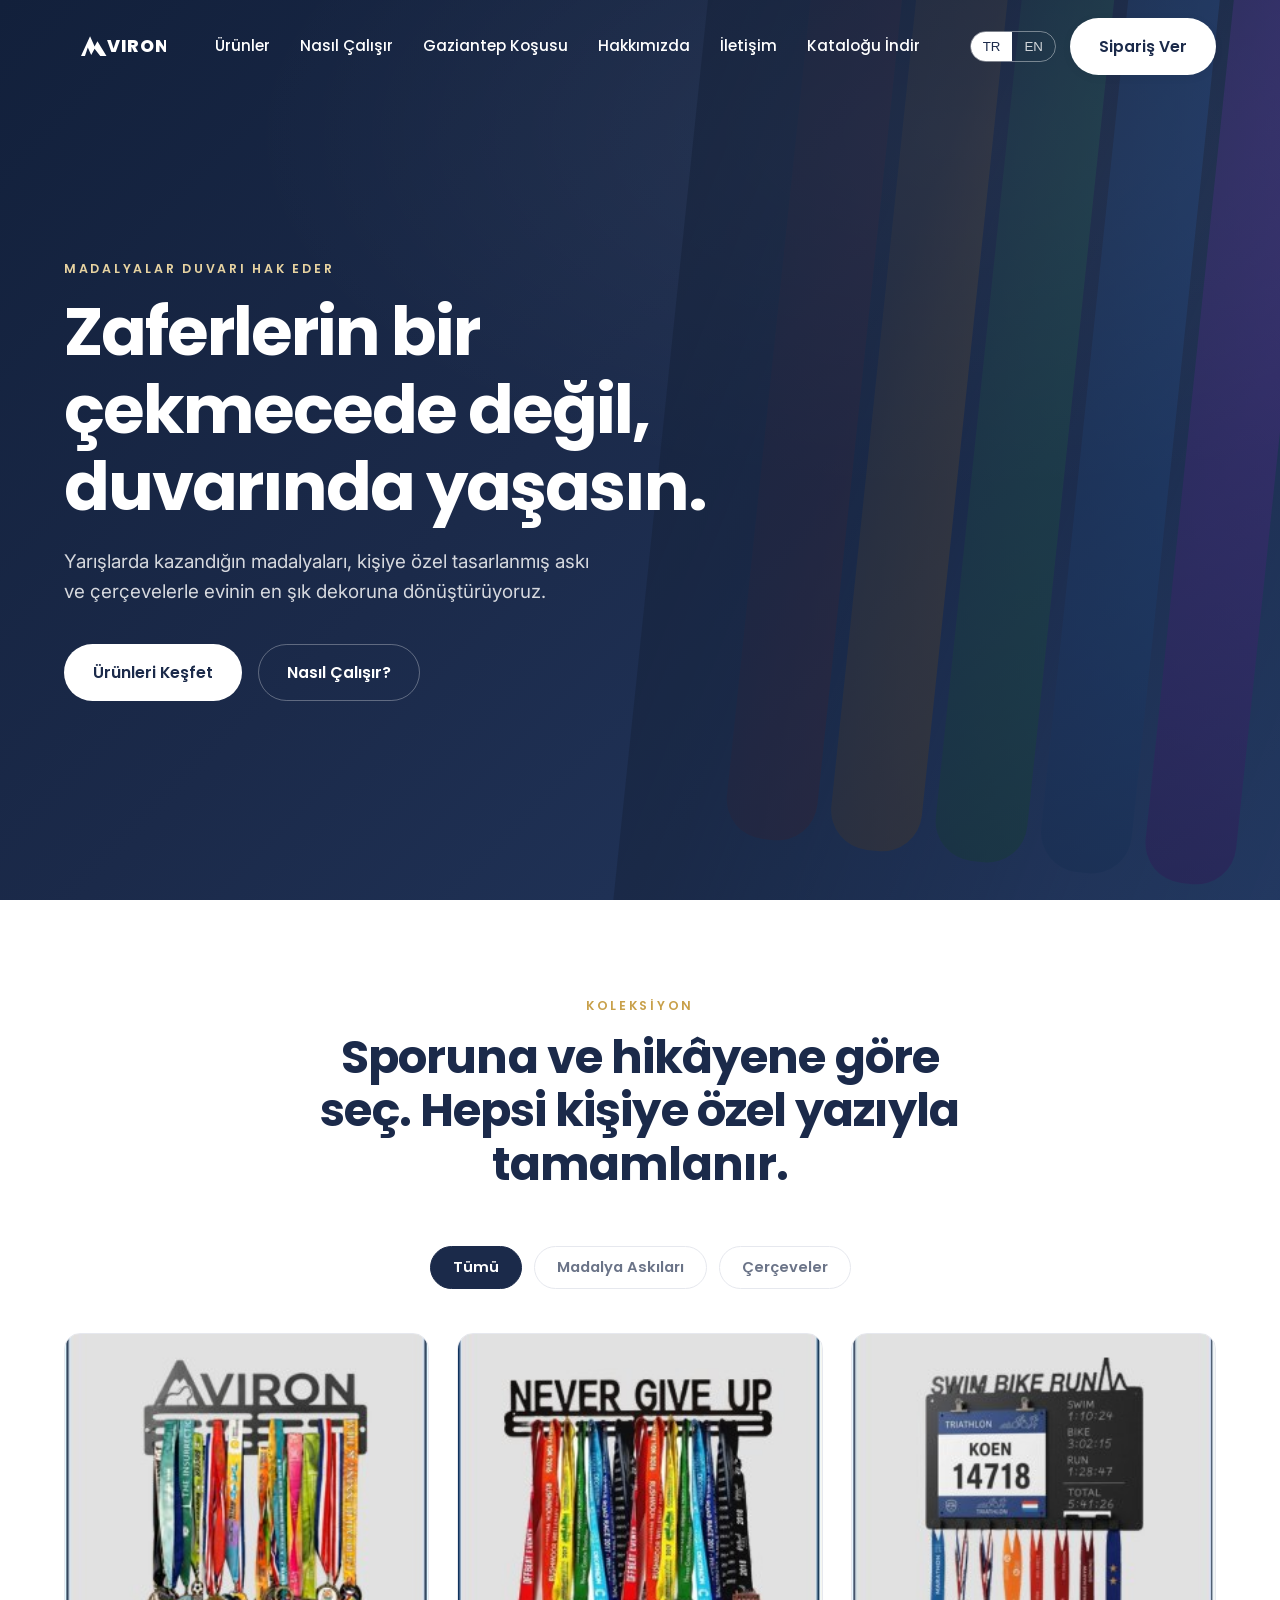
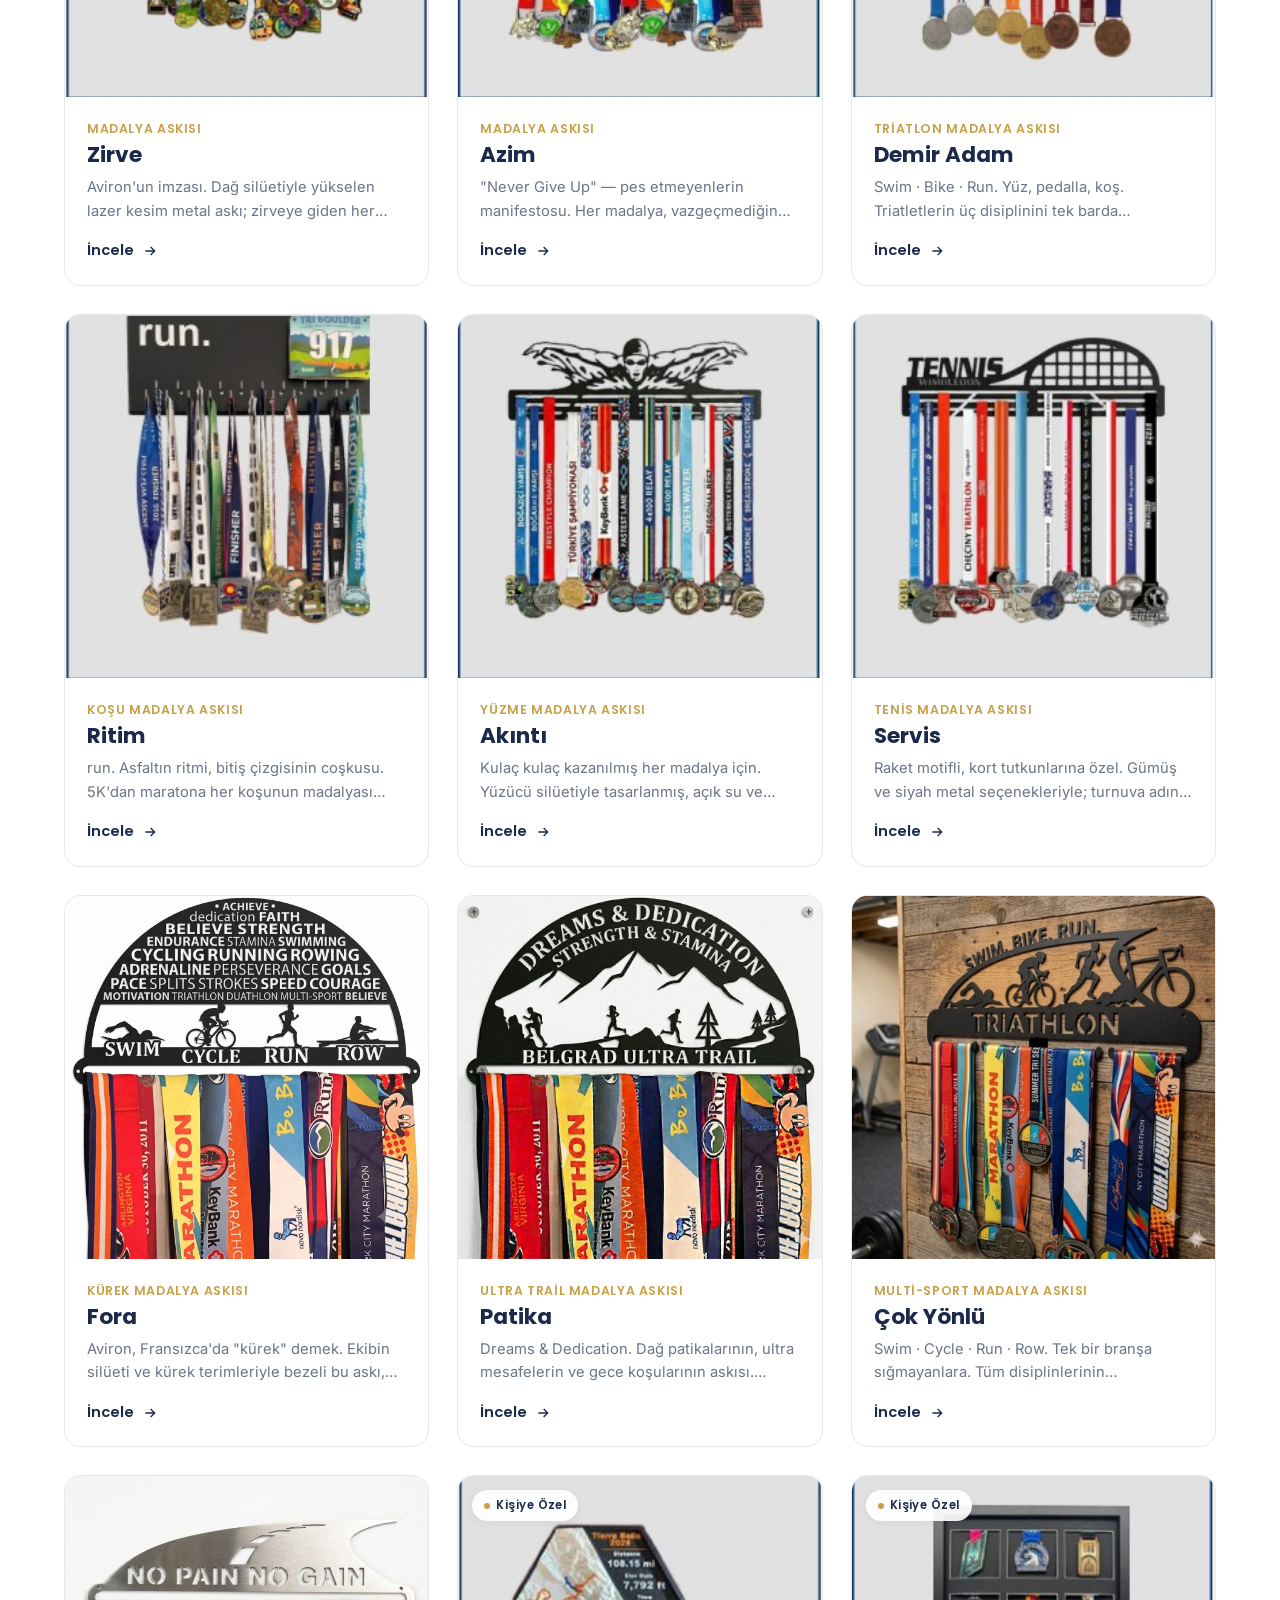
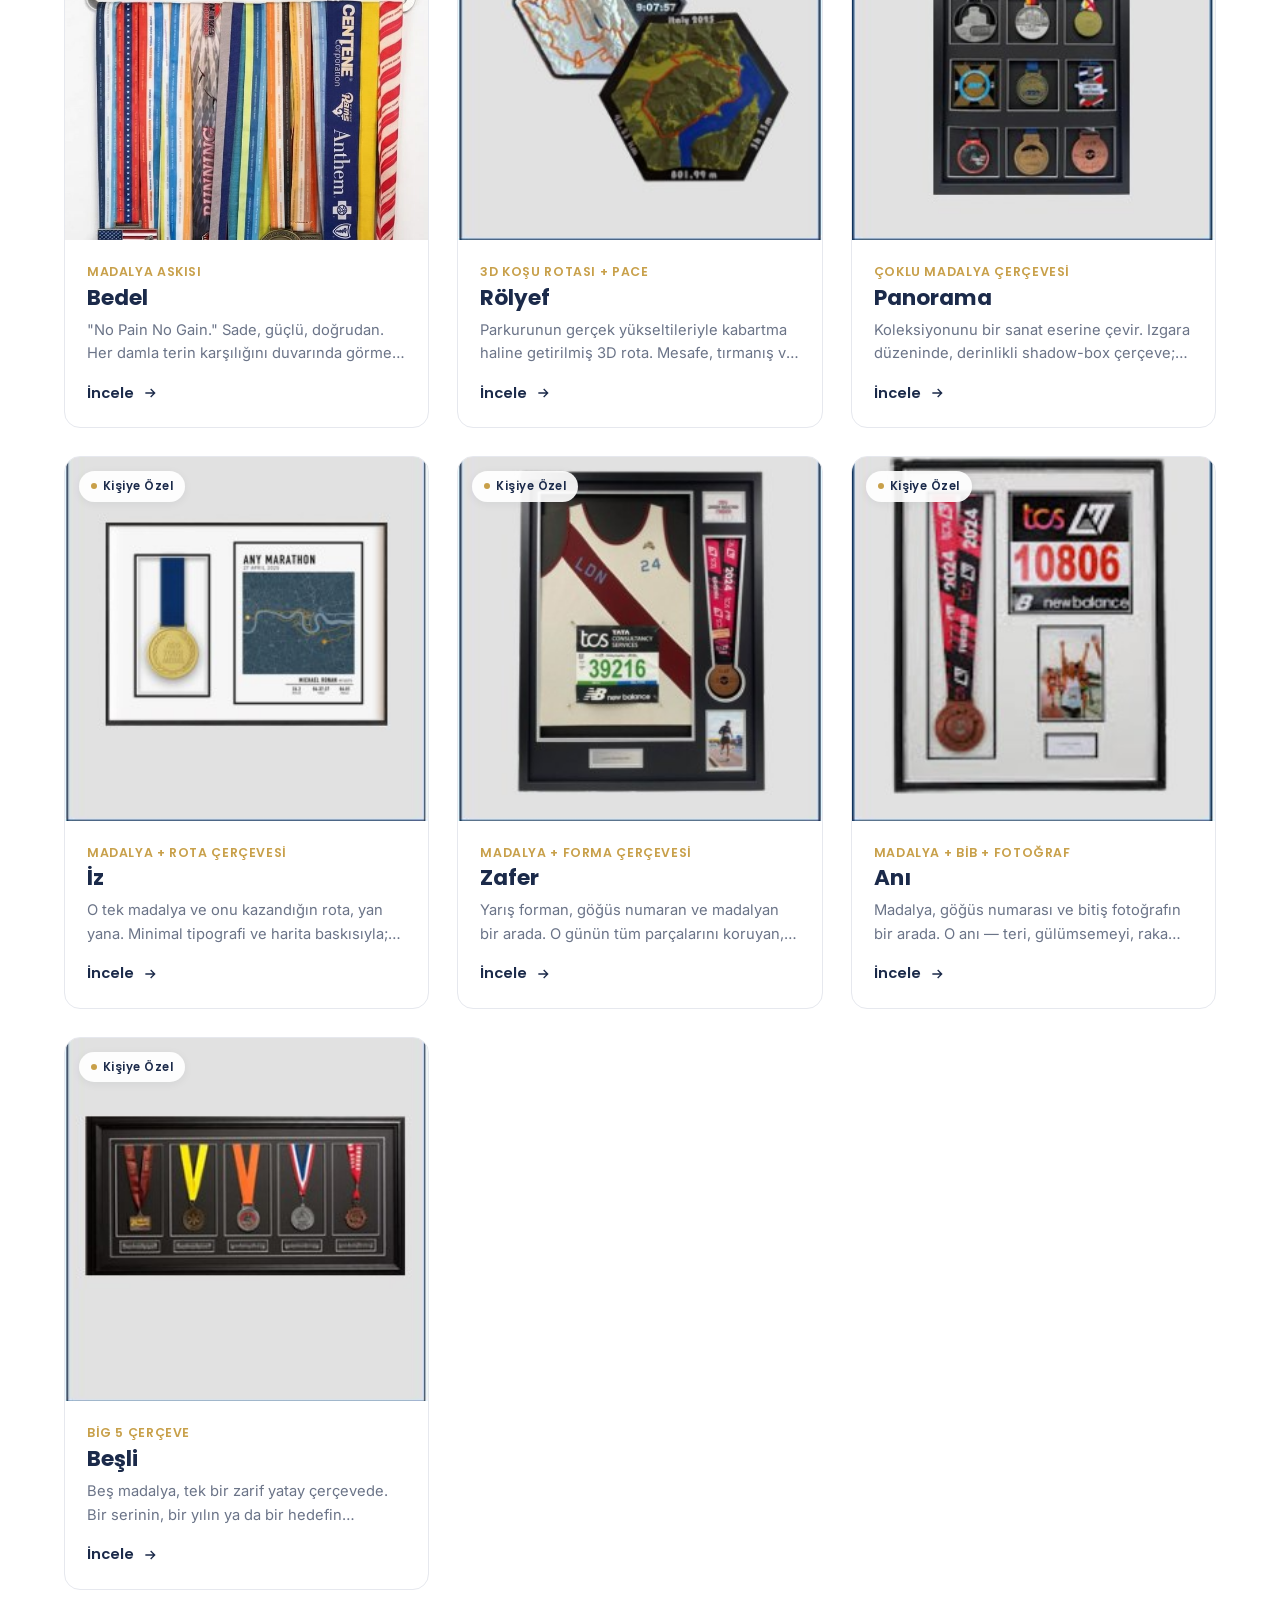
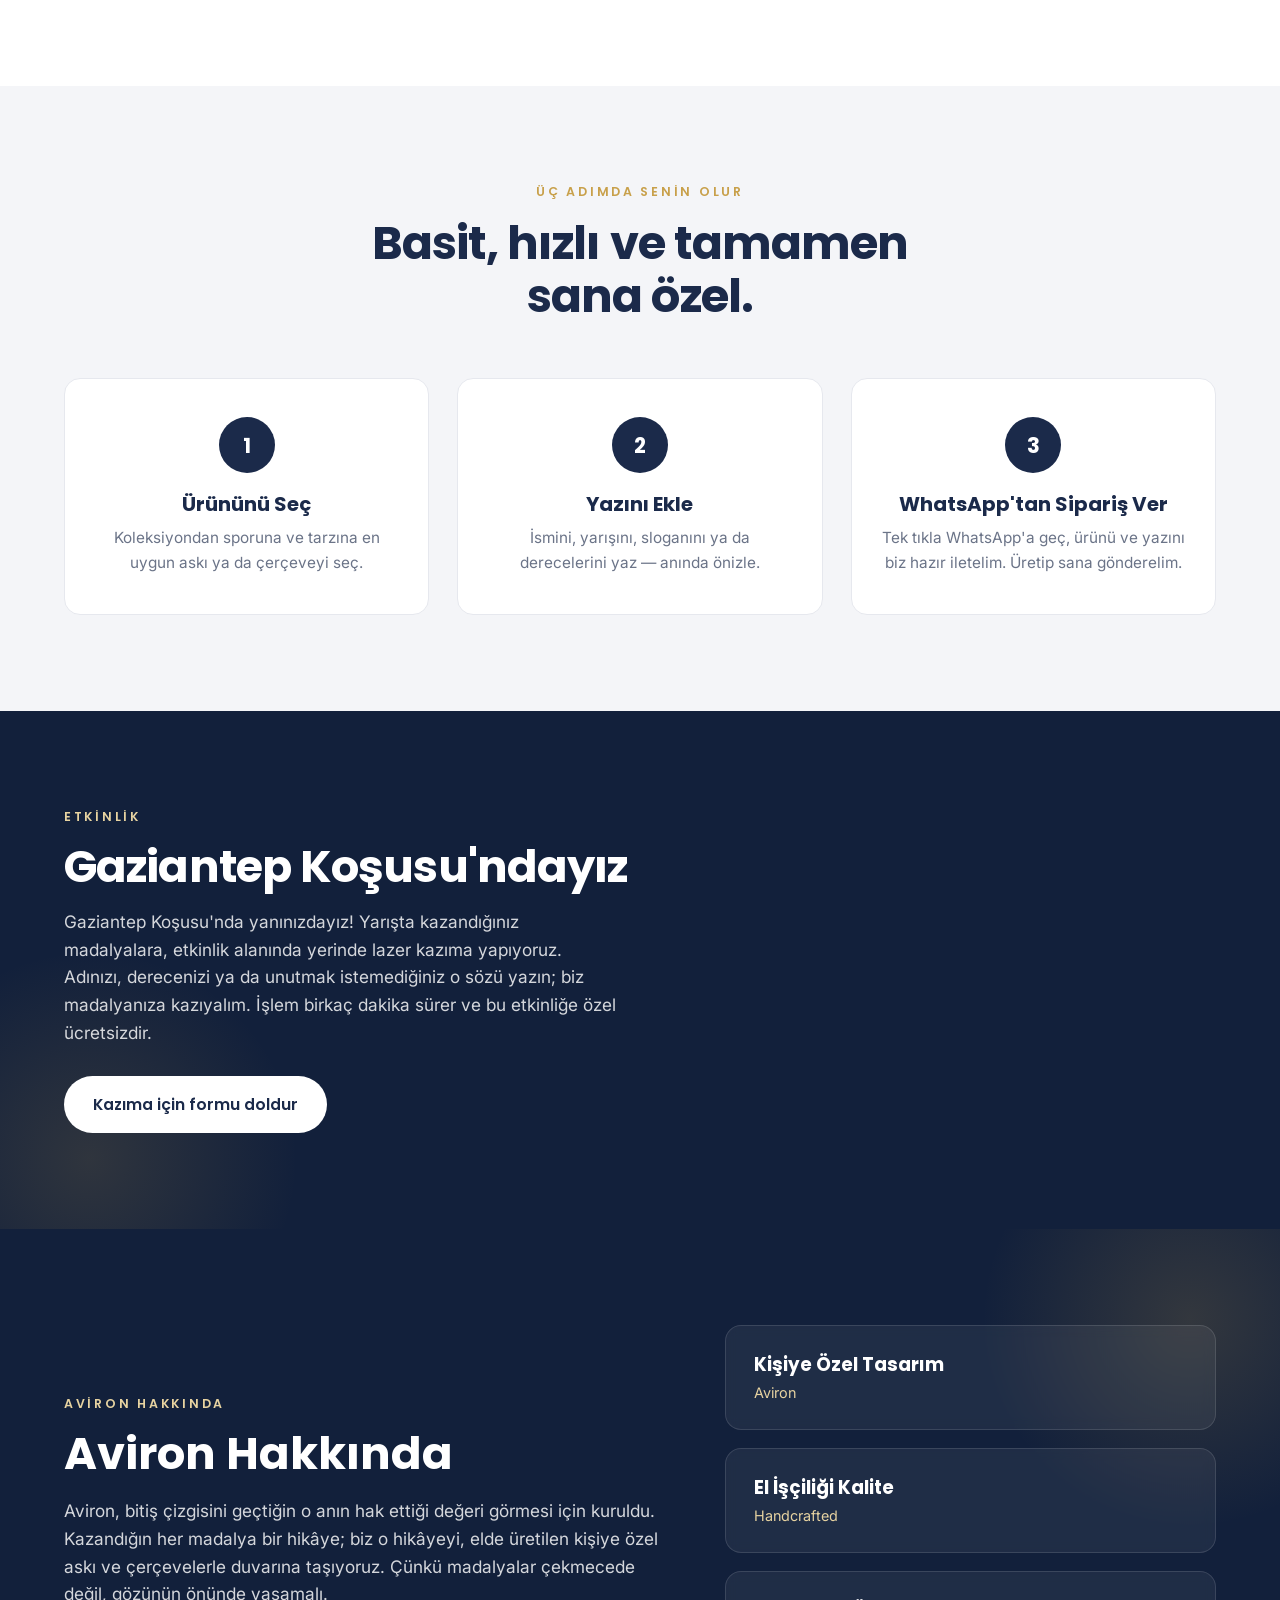
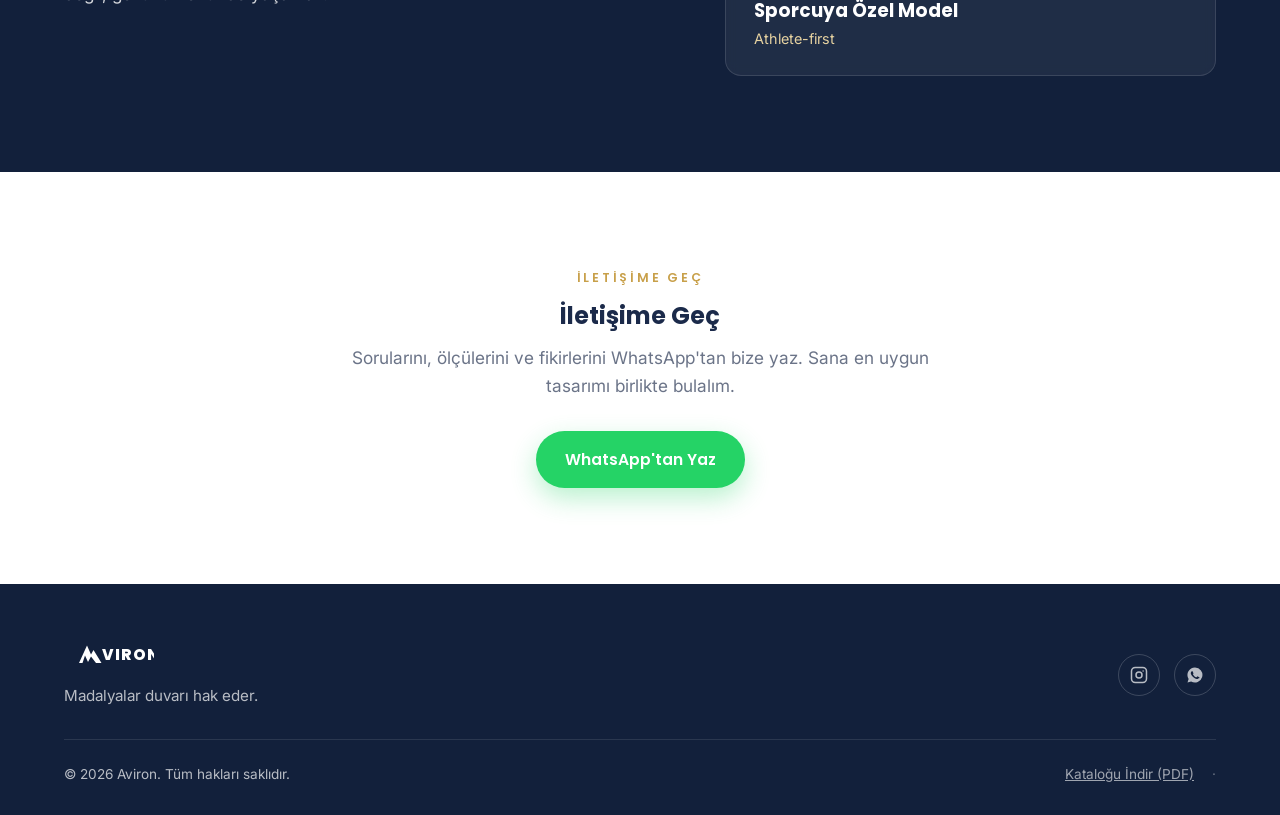
<file: index.html>
<!DOCTYPE html>
<html lang="tr">
<head>
  <meta charset="UTF-8">
  <meta name="viewport" content="width=device-width, initial-scale=1.0">
  <title>Aviron — Medals Deserve Walls</title>
  <meta name="description" content="Yarışlarda kazandığın madalyaları kişiye özel askı ve çerçevelerle evinin en şık dekoruna dönüştürüyoruz. Medals deserve walls.">
  <link rel="icon" type="image/svg+xml" href="assets/img/logo.svg">
  <link rel="preconnect" href="https://fonts.googleapis.com">
  <link rel="preconnect" href="https://fonts.gstatic.com" crossorigin>
  <link href="https://fonts.googleapis.com/css2?family=Inter:wght@400;500;600&family=Poppins:wght@500;600;700;800&display=swap" rel="stylesheet">
  <link rel="stylesheet" href="assets/css/style.css">
</head>
<body>

  <!-- ================= HEADER ================= -->
  <header class="site-header" id="header">
    <div class="container header-inner">
      <a href="#" class="logo" aria-label="Aviron">
        <svg viewBox="0 0 360 120" fill="currentColor" role="img" aria-label="Aviron">
          <path d="M60 92 L92 22 L108 58 L118 40 L150 92 L128 92 L108 66 L96 88 L84 62 L74 92 Z"/>
          <text x="150" y="78" font-family="Poppins,'Segoe UI',sans-serif" font-size="62" font-weight="800" letter-spacing="4">VIRON</text>
        </svg>
      </a>
      <nav class="nav" id="nav">
        <a href="#products" data-i18n="nav.products">Ürünler</a>
        <a href="#how" data-i18n="nav.how">Nasıl Çalışır</a>
        <a href="#gaziantep" data-i18n="nav.event">Gaziantep Koşusu</a>
        <a href="#about" data-i18n="nav.about">Hakkımızda</a>
        <a href="#contact" data-i18n="nav.contact">İletişim</a>
        <a href="#" id="navCatalog" data-i18n="nav.catalog">Kataloğu İndir</a>
      </nav>
      <div class="header-actions">
        <div class="lang-toggle" id="langToggle">
          <button data-lang="tr">TR</button>
          <button data-lang="en">EN</button>
        </div>
        <a href="#products" class="btn btn-primary nav-order-desktop" data-i18n="nav.order">Sipariş Ver</a>
        <button class="menu-toggle" id="menuToggle" aria-label="Menu">
          <span></span><span></span><span></span>
        </button>
      </div>
    </div>
  </header>

  <!-- ================= HERO ================= -->
  <section class="hero">
    <div class="hero-bg"></div>
    <div class="hero-ribbons"><span></span><span></span><span></span><span></span><span></span></div>
    <div class="container">
      <div class="hero-content">
        <span class="eyebrow" data-i18n="hero.tagline">MADALYALAR DUVARI HAK EDER</span>
        <h1 data-i18n="hero.title">Zaferlerin bir çekmecede değil, duvarında yaşasın.</h1>
        <p data-i18n="hero.subtitle">Yarışlarda kazandığın madalyaları, kişiye özel tasarlanmış askı ve çerçevelerle evinin en şık dekoruna dönüştürüyoruz.</p>
        <div class="hero-actions">
          <a href="#products" class="btn btn-light" data-i18n="hero.cta">Ürünleri Keşfet</a>
          <a href="#how" class="btn btn-ghost" style="color:#fff;border-color:rgba(255,255,255,.3)" data-i18n="hero.cta2">Nasıl Çalışır?</a>
        </div>
      </div>
    </div>
  </section>

  <!-- ================= PRODUCTS ================= -->
  <section class="section" id="products">
    <div class="container">
      <div class="section-head reveal">
        <span class="eyebrow" data-i18n="products.title">Koleksiyon</span>
        <h2 data-i18n="products.subtitle">Sporuna ve hikâyene göre seç.</h2>
      </div>
      <div class="filters reveal" id="filters">
        <button class="filter-btn active" data-filter="all" data-i18n="filter.all">Tümü</button>
        <button class="filter-btn" data-filter="aski" data-i18n="filter.aski">Madalya Askıları</button>
        <button class="filter-btn" data-filter="cerceve" data-i18n="filter.cerceve">Çerçeveler</button>
      </div>
      <div class="grid" id="productGrid"><!-- JS renders here --></div>
    </div>
  </section>

  <!-- ================= HOW IT WORKS ================= -->
  <section class="section how" id="how">
    <div class="container">
      <div class="section-head reveal">
        <span class="eyebrow" data-i18n="how.title">Üç Adımda Senin Olur</span>
        <h2 data-i18n="how.subtitle">Basit, hızlı ve tamamen sana özel.</h2>
      </div>
      <div class="steps">
        <div class="step reveal">
          <div class="step-num">1</div>
          <h3 data-i18n="how.step1.t">Ürününü Seç</h3>
          <p data-i18n="how.step1.d">Koleksiyondan sporuna en uygun askı ya da çerçeveyi seç.</p>
        </div>
        <div class="step reveal">
          <div class="step-num">2</div>
          <h3 data-i18n="how.step2.t">Yazını Ekle</h3>
          <p data-i18n="how.step2.d">İsmini, yarışını ya da sloganını yaz — anında önizle.</p>
        </div>
        <div class="step reveal">
          <div class="step-num">3</div>
          <h3 data-i18n="how.step3.t">WhatsApp'tan Sipariş Ver</h3>
          <p data-i18n="how.step3.d">Tek tıkla WhatsApp'a geç, ürünü ve yazını biz hazır iletelim.</p>
        </div>
      </div>
    </div>
  </section>

  <!-- ================= GAZİANTEP KOŞUSU ================= -->
  <section class="section event-band" id="gaziantep">
    <div class="container">
      <div class="event-inner reveal">
        <div class="event-text">
          <span class="eyebrow" data-i18n="event.eyebrow">ETKİNLİK</span>
          <h2 data-i18n="event.title">Gaziantep Koşusu'ndayız</h2>
          <p data-i18n="event.body">Gaziantep Koşusu'nda yanınızdayız! Yarışta kazandığınız madalyalara, etkinlik alanında yerinde lazer kazıma yapıyoruz.</p>
          <a href="etkinlik.html" class="btn btn-light" data-i18n="event.cta">Kazıma için formu doldur</a>
        </div>
      </div>
    </div>
  </section>

  <!-- ================= ABOUT ================= -->
  <section class="section about" id="about">
    <div class="container">
      <div class="about-inner">
        <div class="reveal">
          <span class="eyebrow" data-i18n="about.title">Aviron Hakkında</span>
          <h2 data-i18n="about.title">Aviron Hakkında</h2>
          <p data-i18n="about.body">Aviron, bitiş çizgisini geçtiğin o anın hak ettiği değeri görmesi için kuruldu.</p>
        </div>
        <div class="stats reveal">
          <div class="stat"><b data-i18n="about.stat1">Kişiye Özel Tasarım</b><span>Aviron</span></div>
          <div class="stat"><b data-i18n="about.stat2">El İşçiliği Kalite</b><span>Handcrafted</span></div>
          <div class="stat"><b data-i18n="about.stat3">Sporcuya Özel Model</b><span>Athlete-first</span></div>
        </div>
      </div>
    </div>
  </section>

  <!-- ================= CONTACT ================= -->
  <section class="section contact" id="contact">
    <div class="container reveal">
      <span class="eyebrow" data-i18n="contact.title">İletişime Geç</span>
      <h2 data-i18n="contact.title">İletişime Geç</h2>
      <p data-i18n="contact.subtitle">Sorularını ve fikirlerini WhatsApp'tan bize yaz.</p>
      <a href="#" class="btn btn-wa" id="contactWa" data-i18n="contact.whatsapp">WhatsApp'tan Yaz</a>
    </div>
  </section>

  <!-- ================= FOOTER ================= -->
  <footer class="site-footer">
    <div class="container">
      <div class="footer-inner">
        <div>
          <a href="#" class="logo" style="margin-bottom:14px">
            <svg viewBox="0 0 360 120" fill="currentColor" role="img" aria-label="Aviron">
              <path d="M60 92 L92 22 L108 58 L118 40 L150 92 L128 92 L108 66 L96 88 L84 62 L74 92 Z"/>
              <text x="150" y="78" font-family="Poppins,'Segoe UI',sans-serif" font-size="62" font-weight="800" letter-spacing="4">VIRON</text>
            </svg>
          </a>
          <p data-i18n="footer.tagline">Madalyalar duvarı hak eder.</p>
        </div>
        <div class="footer-social">
          <a href="#" id="footerIg" aria-label="Instagram">
            <svg viewBox="0 0 24 24" fill="none" stroke="currentColor" stroke-width="2"><rect x="2" y="2" width="20" height="20" rx="5"/><circle cx="12" cy="12" r="4"/><circle cx="17.5" cy="6.5" r="1" fill="currentColor" stroke="none"/></svg>
          </a>
          <a href="#" id="footerWa" aria-label="WhatsApp">
            <svg viewBox="0 0 24 24" fill="currentColor"><path d="M12 2a10 10 0 0 0-8.5 15.3L2 22l4.8-1.4A10 10 0 1 0 12 2Zm5.3 14.1c-.2.6-1.3 1.2-1.8 1.2-.5.1-1 .2-3.3-.7-2.8-1.1-4.6-4-4.7-4.2-.1-.2-1.1-1.5-1.1-2.8 0-1.3.7-2 .9-2.2.2-.3.5-.3.7-.3h.5c.2 0 .4 0 .6.5l.8 2c.1.2.1.3 0 .5l-.4.6c-.2.2-.3.4-.1.7.2.3.8 1.3 1.7 2.1 1.2 1 2.1 1.3 2.4 1.5.3.1.5.1.6-.1l.7-.9c.2-.3.4-.2.6-.1l1.9.9c.3.1.4.2.5.3 0 .2 0 .8-.2 1.5Z"/></svg>
          </a>
        </div>
      </div>
      <div class="footer-bottom">
        <span>© <span id="year"></span> Aviron. <span data-i18n="footer.rights">Tüm hakları saklıdır.</span></span>
        <span style="display:flex;gap:18px;align-items:center">
          <a href="#" id="footerCatalog" style="opacity:.85;text-decoration:underline" data-i18n="catalog.download">Kataloğu İndir (PDF)</a>
          <a href="admin.html" rel="nofollow">·</a>
        </span>
      </div>
    </div>
  </footer>

  <!-- ================= PRODUCT DETAIL OVERLAY ================= -->
  <div class="detail-overlay" id="detailOverlay">
    <div class="detail" id="detailBox"><!-- JS renders here --></div>
  </div>

  <script src="assets/js/config.js"></script>
  <script src="assets/js/products.js"></script>
  <script src="assets/js/app.js"></script>
</body>
</html>
</file>
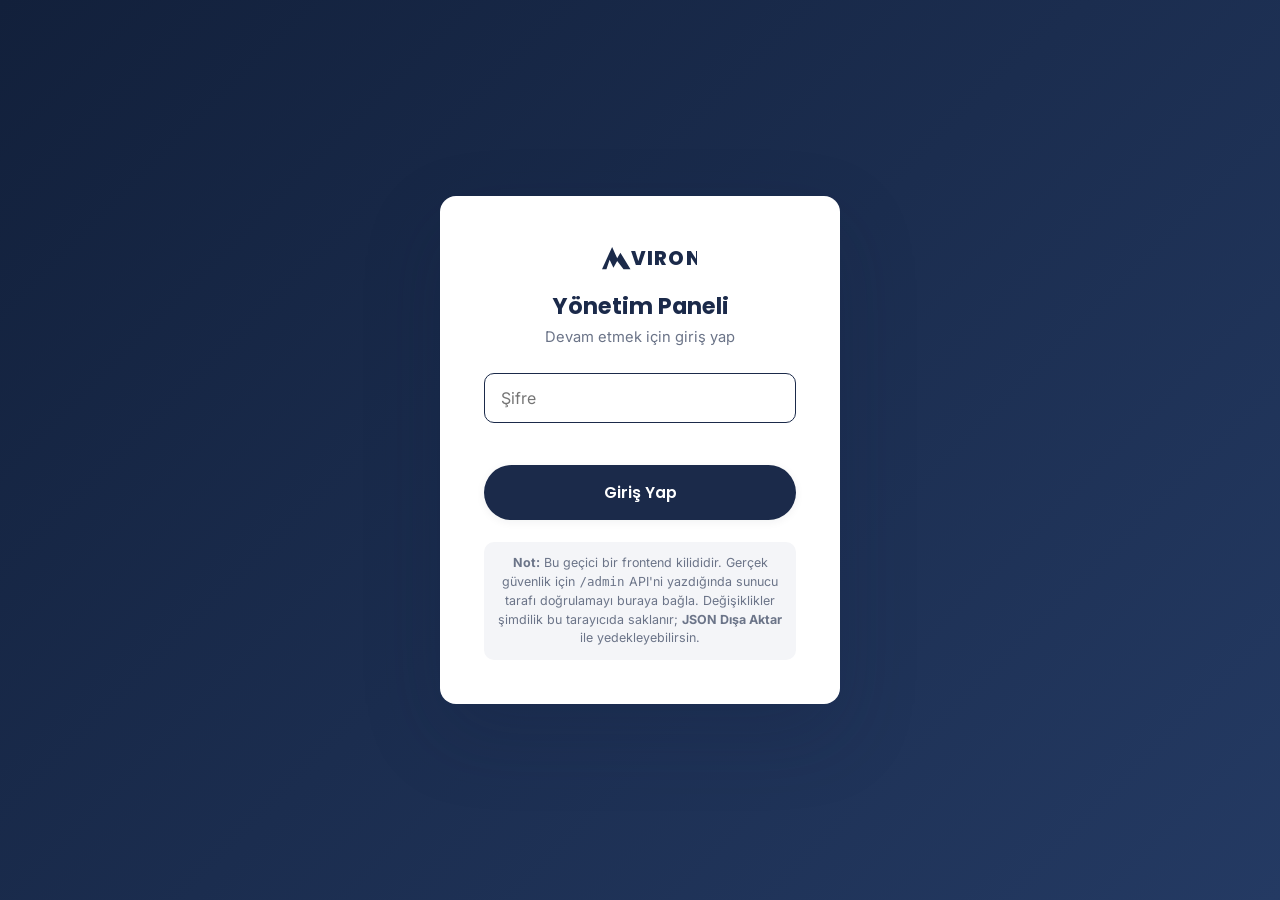
<file: admin.html>
<!DOCTYPE html>
<html lang="tr">
<head>
  <meta charset="UTF-8">
  <meta name="viewport" content="width=device-width, initial-scale=1.0">
  <meta name="robots" content="noindex, nofollow">
  <title>Aviron — Yönetim Paneli</title>
  <link rel="icon" type="image/svg+xml" href="assets/img/logo.svg">
  <link href="https://fonts.googleapis.com/css2?family=Inter:wght@400;500;600&family=Poppins:wght@500;600;700;800&display=swap" rel="stylesheet">
  <link rel="stylesheet" href="assets/css/style.css">
  <link rel="stylesheet" href="assets/css/admin.css">
</head>
<body class="admin">

  <!-- ============ LOGIN ============ -->
  <div class="login-wrap" id="loginWrap">
    <div class="login-card">
      <a class="logo"><svg viewBox="0 0 360 120" fill="currentColor" role="img" aria-label="Aviron"><path d="M60 92 L92 22 L108 58 L118 40 L150 92 L128 92 L108 66 L96 88 L84 62 L74 92 Z"/><text x="150" y="78" font-family="Poppins,'Segoe UI',sans-serif" font-size="62" font-weight="800" letter-spacing="4">VIRON</text></svg></a>
      <h1>Yönetim Paneli</h1>
      <p>Devam etmek için giriş yap</p>
      <form id="loginForm">
        <input type="password" id="loginPass" placeholder="Şifre" autocomplete="current-password" autofocus>
        <div class="login-error" id="loginError"></div>
        <button type="submit" class="btn btn-primary btn-block">Giriş Yap</button>
      </form>
      <div class="login-note">
        <b>Not:</b> Bu geçici bir frontend kilididir. Gerçek güvenlik için
        <code>/admin</code> API'ni yazdığında sunucu tarafı doğrulamayı buraya bağla.
        Değişiklikler şimdilik bu tarayıcıda saklanır; <b>JSON Dışa Aktar</b> ile yedekleyebilirsin.
      </div>
    </div>
  </div>

  <!-- ============ PANEL ============ -->
  <div id="panel" style="display:none">
    <div class="admin-topbar">
      <div class="container">
        <a class="logo"><svg viewBox="0 0 360 120" fill="currentColor" role="img" aria-label="Aviron"><path d="M60 92 L92 22 L108 58 L118 40 L150 92 L128 92 L108 66 L96 88 L84 62 L74 92 Z"/><text x="150" y="78" font-family="Poppins,'Segoe UI',sans-serif" font-size="62" font-weight="800" letter-spacing="4">VIRON</text></svg></a>
        <span class="tag">Yönetim Paneli</span>
        <div class="right">
          <button class="btn btn-sm btn-outline" id="catalogBtn">Katalog Yükle</button>
          <button class="btn btn-sm btn-outline" id="exportBtn">JSON Dışa Aktar</button>
          <button class="btn btn-sm btn-outline" id="importBtn">İçe Aktar</button>
          <button class="btn btn-sm btn-outline" id="resetBtn">Varsayılana Dön</button>
          <a href="index.html" target="_blank" class="btn btn-sm btn-outline">Siteyi Gör ↗</a>
          <button class="btn btn-sm btn-danger" id="logoutBtn">Çıkış</button>
        </div>
      </div>
    </div>

    <input type="file" id="importFile" accept="application/json" style="display:none">
    <input type="file" id="catalogFile" accept="application/pdf" style="display:none">

    <main class="admin-main">
      <div class="container">
        <div class="admin-head">
          <div>
            <h1>Ürünler</h1>
            <p id="countLine">—</p>
          </div>
          <div class="admin-actions">
            <button class="btn btn-primary btn-sm" id="newBtn">+ Yeni Ürün</button>
          </div>
        </div>
        <div class="admin-grid" id="adminGrid"></div>
      </div>
    </main>
  </div>

  <!-- ============ EDITOR ============ -->
  <div class="editor-overlay" id="editorOverlay">
    <div class="editor">
      <div class="editor-head">
        <h2 id="editorTitle">Ürün Düzenle</h2>
        <button class="editor-close" id="editorClose">✕</button>
      </div>
      <div class="editor-body">
        <div class="field-row">
          <div class="field">
            <label>Ürün ID (benzersiz, URL dostu)</label>
            <input type="text" id="f_id" placeholder="orn: zirve">
            <div class="help">Sadece küçük harf, rakam ve tire. Kaydettikten sonra değiştirme.</div>
          </div>
          <div class="field">
            <label>Kategori</label>
            <select id="f_category">
              <option value="aski">Madalya Askısı</option>
              <option value="cerceve">Çerçeve</option>
            </select>
          </div>
        </div>

        <div class="field">
          <label>Fiyat (opsiyonel)</label>
          <input type="text" id="f_price" placeholder="örn: 450">
          <div class="help">Sadece sayı yazarsan otomatik <b>₺</b> eklenir. <b>Boş bırakılırsa sitede fiyat gösterilmez.</b></div>
        </div>

        <div class="field-row">
          <div class="field"><label>İsim (TR)</label><input type="text" id="f_name_tr"></div>
          <div class="field"><label>İsim (EN)</label><input type="text" id="f_name_en"></div>
        </div>
        <div class="field-row">
          <div class="field"><label>Alt başlık (TR)</label><input type="text" id="f_sub_tr" placeholder="örn: Madalya Askısı"></div>
          <div class="field"><label>Alt başlık (EN)</label><input type="text" id="f_sub_en" placeholder="e.g. Medal Hanger"></div>
        </div>
        <div class="field-row">
          <div class="field"><label>Açıklama (TR)</label><textarea id="f_desc_tr"></textarea></div>
          <div class="field"><label>Açıklama (EN)</label><textarea id="f_desc_en"></textarea></div>
        </div>

        <div class="field">
          <label>Görseller (dosya adları, virgülle ayır)</label>
          <input type="text" id="f_images" placeholder="tile_aviron.jpg, photo_triathlon_wall.jpg">
          <div class="help">Görseller <code>assets/img/products/</code> klasöründe olmalı. Yeni görsel eklemek için dosyayı o klasöre koy, adını buraya yaz.</div>
          <div class="img-preview" id="imgPreview"></div>
        </div>

        <div class="field">
          <div class="field-check">
            <input type="checkbox" id="f_customizable">
            <label for="f_customizable" style="margin:0">Müşteri bu ürüne yazı ekleyebilsin</label>
          </div>
          <div class="help">İşaretliyse müşteri, sipariş ederken ürüne yazdırmak istediği metni (isim, tarih, slogan...) girebilir. <b>İşaretli değilse yazı alanı sitede hiç görünmez</b> — üzerine yazı yazılamayan ürünlerde bunu kapalı bırak.</div>
        </div>
        <div class="field-row" id="customFields">
          <div class="field"><label>Yazı etiketi (TR)</label><input type="text" id="f_cp_tr" placeholder="örn: Üstüne yazılacak isim"></div>
          <div class="field"><label>Örnek metin (TR)</label><input type="text" id="f_ce_tr" placeholder="örn. AHMET YILMAZ"></div>
        </div>
      </div>
      <div class="editor-foot">
        <button class="btn btn-danger btn-sm" id="deleteBtn">Ürünü Sil</button>
        <div style="display:flex;gap:10px">
          <button class="btn btn-ghost btn-sm" id="cancelBtn">Vazgeç</button>
          <button class="btn btn-primary btn-sm" id="saveBtn">Kaydet</button>
        </div>
      </div>
    </div>
  </div>

  <div class="toast" id="toast"></div>

  <script src="assets/js/config.js"></script>
  <script src="assets/js/products.js"></script>
  <script src="assets/js/admin.js"></script>
</body>
</html>
</file>
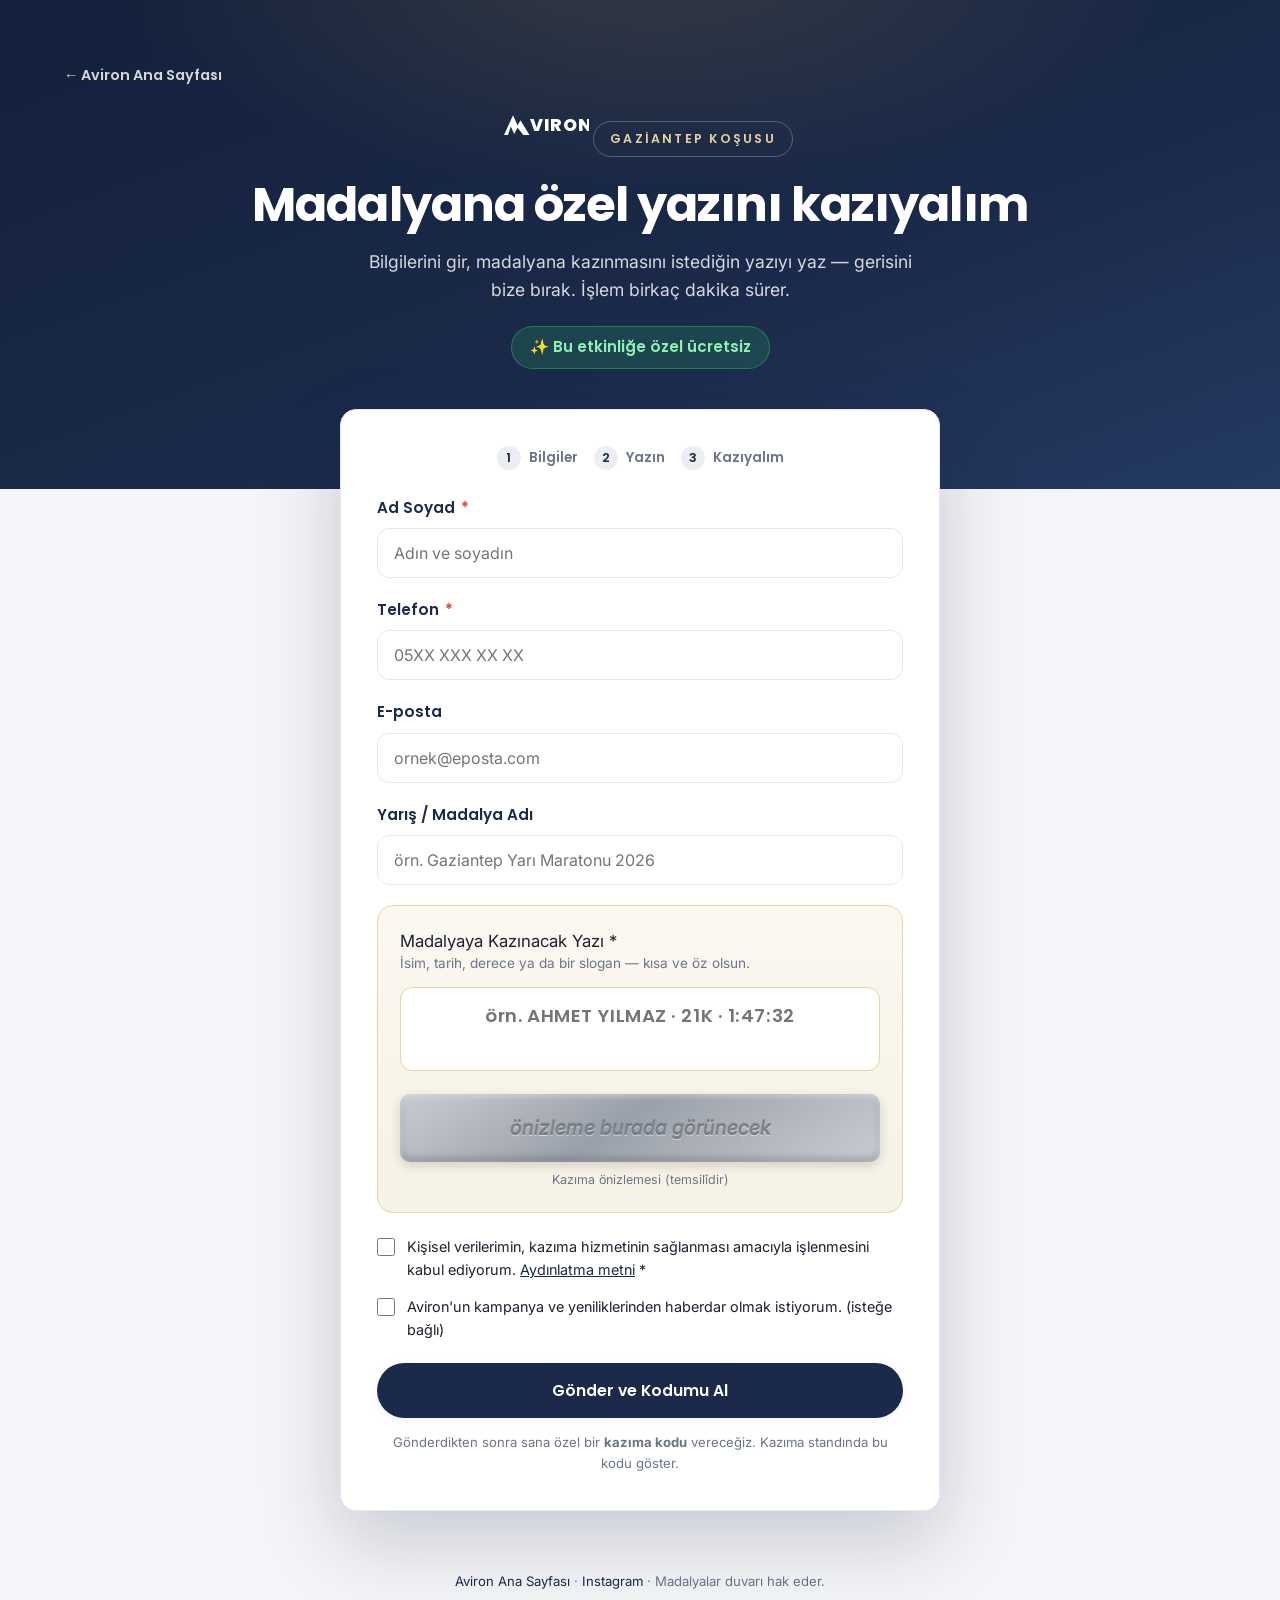
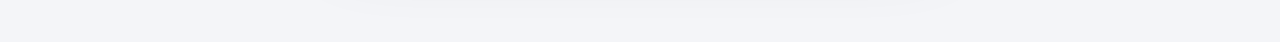
<file: etkinlik.html>
<!DOCTYPE html>
<html lang="tr">
<head>
  <meta charset="UTF-8">
  <meta name="viewport" content="width=device-width, initial-scale=1.0">
  <title>Aviron — Ücretsiz Madalya Kazıma</title>
  <meta name="description" content="Yarış madalyana ücretsiz lazer kazıma. Bilgilerini gir, kazınmasını istediğin yazıyı yaz, gerisini bize bırak.">
  <meta name="robots" content="noindex">
  <link rel="icon" type="image/svg+xml" href="assets/img/logo.svg">
  <link href="https://fonts.googleapis.com/css2?family=Inter:wght@400;500;600&family=Poppins:wght@500;600;700;800&display=swap" rel="stylesheet">
  <link rel="stylesheet" href="assets/css/style.css">
  <link rel="stylesheet" href="assets/css/event.css">
</head>
<body class="event-page">

  <!-- ===== HERO ===== -->
  <header class="ev-hero">
    <div class="container">
      <a class="ev-home" href="index.html">← Aviron Ana Sayfası</a>
      <a class="ev-logo" href="index.html" title="Aviron ana sayfası">
        <svg viewBox="0 0 360 120" fill="currentColor" role="img" aria-label="Aviron ana sayfası">
          <path d="M60 92 L92 22 L108 58 L118 40 L150 92 L128 92 L108 66 L96 88 L84 62 L74 92 Z"/>
          <text x="150" y="78" font-family="Poppins,'Segoe UI',sans-serif" font-size="62" font-weight="800" letter-spacing="4">VIRON</text>
        </svg>
      </a>
      <div class="ev-badge" id="evBadge">GAZİANTEP KOŞUSU</div>
      <h1>Madalyana özel yazını kazıyalım</h1>
      <p>Bilgilerini gir, madalyana kazınmasını istediğin yazıyı yaz — gerisini bize bırak. İşlem birkaç dakika sürer.</p>
      <div class="free-tag">✨ Bu etkinliğe özel ücretsiz</div>
    </div>
  </header>

  <!-- ===== FORM CARD ===== -->
  <main class="ev-wrap">
    <div class="ev-card">

      <!-- FORM STATE -->
      <form id="evForm" novalidate>
        <div class="ev-steps">
          <span class="ev-step"><span class="n">1</span> Bilgiler</span>
          <span class="sep"></span>
          <span class="ev-step"><span class="n">2</span> Yazın</span>
          <span class="sep"></span>
          <span class="ev-step"><span class="n">3</span> Kazıyalım</span>
        </div>

        <div class="ev-field" data-field="name">
          <label>Ad Soyad <span class="req">*</span></label>
          <input type="text" id="evName" name="name" autocomplete="name" placeholder="Adın ve soyadın">
          <div class="ev-error">Lütfen ad ve soyadını gir.</div>
        </div>

        <div class="ev-field" data-field="phone">
          <label>Telefon <span class="req">*</span></label>
          <input type="tel" id="evPhone" name="phone" inputmode="tel" autocomplete="tel" placeholder="05XX XXX XX XX">
          <div class="ev-error">Lütfen geçerli bir telefon numarası gir.</div>
        </div>

        <div class="ev-field" data-field="email">
          <label>E-posta</label>
          <input type="email" id="evEmail" name="email" autocomplete="email" placeholder="ornek@eposta.com">
          <div class="ev-error">Geçerli bir e-posta gir ya da boş bırak.</div>
        </div>

        <div class="ev-field" data-field="race">
          <label>Yarış / Madalya Adı</label>
          <input type="text" id="evRace" name="race" placeholder="örn. Gaziantep Yarı Maratonu 2026">
        </div>

        <!-- Highlighted engraving -->
        <div class="ev-engrave">
          <label>Madalyaya Kazınacak Yazı <span class="req">*</span></label>
          <div class="sub">İsim, tarih, derece ya da bir slogan — kısa ve öz olsun.</div>
          <div class="ev-field" data-field="engraving" style="margin:0">
            <textarea id="evEngraving" name="engraving" rows="2" placeholder="örn. AHMET YILMAZ · 21K · 1:47:32"></textarea>
            <div class="ev-error" style="margin-top:0">Lütfen kazınmasını istediğin yazıyı gir.</div>
          </div>
          <div class="ev-preview">
            <div class="plate empty" id="evPlate"><span>önizleme burada görünecek</span></div>
            <div class="cap">Kazıma önizlemesi (temsilîdir)</div>
          </div>
        </div>

        <!-- Consent -->
        <label class="ev-consent" data-field="kvkk">
          <input type="checkbox" id="evKvkk">
          <span>Kişisel verilerimin, kazıma hizmetinin sağlanması amacıyla işlenmesini kabul ediyorum. <a href="#" id="evKvkkLink">Aydınlatma metni</a> <span class="req">*</span></span>
        </label>
        <label class="ev-consent">
          <input type="checkbox" id="evMarketing">
          <span>Aviron'un kampanya ve yeniliklerinden haberdar olmak istiyorum. (isteğe bağlı)</span>
        </label>

        <button type="submit" class="btn btn-primary btn-block ev-submit" id="evSubmit">Gönder ve Kodumu Al</button>
        <div class="ev-note">Gönderdikten sonra sana özel bir <b>kazıma kodu</b> vereceğiz. Kazıma standında bu kodu göster.</div>
      </form>

      <!-- SUCCESS STATE -->
      <div class="ev-done" id="evDone">
        <div class="ev-check">✓</div>
        <h2>Aldık, teşekkürler! 🎉</h2>
        <p>Madalyan hazırlanıyor. Kazıma standımıza gelip aşağıdaki kodu göstermen yeterli.</p>

        <div class="ev-code">
          <div class="lbl">Kazıma Kodun</div>
          <div class="val" id="evCodeVal">AV-000000</div>
        </div>
        <div class="ev-code-hint">Bu kodu kazıma standında görevliye göster. İstersen ekran görüntüsü al.</div>

        <div class="ev-offer">
          <div class="big">Sana özel %<span id="evPct">10</span> indirim</div>
          <div class="code" id="evDiscount">GAZIANTEP10</div>
          <p>Madalyalarını evinde sergilemek için askı ve çerçevelerimizde geçerli.</p>
        </div>

        <div class="ev-promo-title">Madalyaların hak ettiği yer: duvarın 👇</div>
        <div class="ev-promo" id="evPromo"><!-- JS renders product highlights --></div>
        <a href="index.html#products" class="btn btn-ghost btn-block">Tüm Ürünleri Gör</a>
      </div>

    </div>
  </main>

  <div class="ev-footer-note">
    <a href="index.html">Aviron Ana Sayfası</a> ·
    <a href="https://www.instagram.com/aviron.tr" id="evInstagram" target="_blank" rel="noopener">Instagram</a> ·
    Madalyalar duvarı hak eder.
  </div>

  <script src="assets/js/config.js"></script>
  <script src="assets/js/products.js"></script>
  <script src="assets/js/event.js"></script>
</body>
</html>
</file>
<file: assets/css/style.css>
/* ============================================================
   AVIRON — Design System
   ============================================================ */
:root{
  --navy:#1B2A4A;
  --navy-2:#243a63;
  --navy-deep:#12203b;
  --ink:#1c2230;
  --muted:#6b7488;
  --line:#e6e8ee;
  --bg:#ffffff;
  --bg-soft:#f4f5f8;
  --bg-soft-2:#eceef3;
  --white:#ffffff;
  --gold:#c8a04a;
  --gold-soft:#e7d3a1;
  /* medal ribbon accents */
  --r1:#e23b3b; --r2:#f0a125; --r3:#2fa36b; --r4:#2f6fd0; --r5:#7a3fd0;
  --radius:16px;
  --radius-sm:10px;
  --shadow-sm:0 2px 10px rgba(18,32,59,.06);
  --shadow:0 14px 40px rgba(18,32,59,.12);
  --shadow-lg:0 30px 80px rgba(18,32,59,.20);
  --ease:cubic-bezier(.22,.61,.36,1);
  --maxw:1200px;
  --font-head:'Poppins','Segoe UI',sans-serif;
  --font-body:'Inter','Segoe UI',sans-serif;
}
*{box-sizing:border-box;margin:0;padding:0}
html{scroll-behavior:smooth}
body{
  font-family:var(--font-body);
  color:var(--ink);
  background:var(--bg);
  line-height:1.6;
  -webkit-font-smoothing:antialiased;
  overflow-x:hidden;
}
h1,h2,h3,h4{font-family:var(--font-head);font-weight:700;line-height:1.15;color:var(--navy)}
a{color:inherit;text-decoration:none}
img{max-width:100%;display:block}
.container{max-width:var(--maxw);margin:0 auto;padding:0 24px}
.eyebrow{
  font-family:var(--font-head);font-weight:600;font-size:.78rem;letter-spacing:.22em;
  text-transform:uppercase;color:var(--gold);margin-bottom:14px;display:block
}
.section{padding:96px 0}
.section-head{max-width:640px;margin:0 auto 56px;text-align:center}
.section-head h2{font-size:clamp(1.9rem,4vw,2.9rem);letter-spacing:-.02em}
.section-head p{color:var(--muted);margin-top:14px;font-size:1.06rem}

/* ---------- Buttons ---------- */
.btn{
  display:inline-flex;align-items:center;gap:10px;justify-content:center;
  font-family:var(--font-head);font-weight:600;font-size:.98rem;
  padding:15px 28px;border-radius:100px;border:1.5px solid transparent;
  cursor:pointer;transition:transform .25s var(--ease),box-shadow .25s var(--ease),background .25s,color .25s;
  white-space:nowrap;
}
.btn:hover{transform:translateY(-2px)}
.btn-primary{background:var(--navy);color:#fff;box-shadow:var(--shadow-sm)}
.btn-primary:hover{background:var(--navy-2);box-shadow:var(--shadow)}
.btn-ghost{background:transparent;color:var(--navy);border-color:var(--line)}
.btn-ghost:hover{border-color:var(--navy);background:var(--bg-soft)}
.btn-light{background:#fff;color:var(--navy)}
.btn-wa{background:#25D366;color:#fff;box-shadow:0 10px 26px rgba(37,211,102,.32)}
.btn-wa:hover{background:#1eb958;box-shadow:0 16px 34px rgba(37,211,102,.4)}
.btn-block{width:100%}
.btn svg{width:20px;height:20px}

/* ---------- Header ---------- */
.site-header{
  position:fixed;top:0;left:0;right:0;z-index:100;
  padding:18px 0;transition:padding .3s var(--ease),background .3s,box-shadow .3s;
}
.site-header.scrolled{padding:10px 0;background:rgba(255,255,255,.9);backdrop-filter:blur(14px);box-shadow:var(--shadow-sm)}
.header-inner{display:flex;align-items:center;justify-content:space-between;gap:24px}
.logo{display:flex;align-items:center;color:var(--navy)}
.logo svg{height:34px;width:auto;display:block}
/* Inline SVG uses currentColor, so the logo follows the .logo color.
   White over the dark hero, navy once the header gains a light background. */
.site-header .logo{color:#fff;transition:color .3s}
.site-header.scrolled .logo{color:var(--navy)}
.nav{display:flex;align-items:center;gap:30px}
.nav a{font-family:var(--font-head);font-weight:500;font-size:.95rem;color:var(--ink);position:relative;transition:color .2s}
.nav a::after{content:"";position:absolute;left:0;bottom:-6px;width:0;height:2px;background:var(--gold);transition:width .3s var(--ease)}
.nav a:hover{color:var(--navy)}
.nav a:hover::after{width:100%}
.header-actions{display:flex;align-items:center;gap:14px}
.lang-toggle{
  display:flex;border:1.5px solid var(--line);border-radius:100px;overflow:hidden;font-family:var(--font-head);font-weight:600;font-size:.8rem
}
.lang-toggle button{background:transparent;border:none;padding:7px 12px;cursor:pointer;color:var(--muted);transition:.2s}
.lang-toggle button.active{background:var(--navy);color:#fff}
.menu-toggle{display:none;background:none;border:none;cursor:pointer;padding:6px}
.menu-toggle span{display:block;width:24px;height:2px;background:var(--navy);margin:5px 0;transition:.3s}

/* --- Adaptive header: light controls over the dark hero (top),
       switching to normal dark-on-light once the header is scrolled --- */
.site-header .nav a{color:#fff}
.site-header .nav a:hover{color:#fff}
.site-header.scrolled .nav a{color:var(--ink)}
.site-header.scrolled .nav a:hover{color:var(--navy)}

.site-header .lang-toggle{border-color:rgba(255,255,255,.4)}
.site-header .lang-toggle button{color:rgba(255,255,255,.8)}
.site-header .lang-toggle button.active{background:#fff;color:var(--navy)}
.site-header.scrolled .lang-toggle{border-color:var(--line)}
.site-header.scrolled .lang-toggle button{color:var(--muted)}
.site-header.scrolled .lang-toggle button.active{background:var(--navy);color:#fff}

.site-header .nav-order-desktop{background:#fff;color:var(--navy)}
.site-header .nav-order-desktop:hover{background:rgba(255,255,255,.88)}
.site-header.scrolled .nav-order-desktop{background:var(--navy);color:#fff}
.site-header.scrolled .nav-order-desktop:hover{background:var(--navy-2)}

.site-header .menu-toggle span{background:#fff}
.site-header.scrolled .menu-toggle span{background:var(--navy)}

/* ---------- Hero ---------- */
.hero{position:relative;min-height:100vh;display:flex;align-items:center;overflow:hidden;background:var(--navy-deep)}
.hero-bg{position:absolute;inset:0;z-index:0}
.hero-bg::before{
  content:"";position:absolute;inset:0;
  background:
    radial-gradient(1200px 600px at 75% 15%, rgba(255,255,255,.06), transparent 60%),
    linear-gradient(135deg,#12203b 0%,#1B2A4A 45%,#243a63 100%);
}
.hero-ribbons{position:absolute;top:-6%;right:-4%;bottom:-6%;width:40%;display:flex;gap:14px;
  opacity:.5;z-index:0;transform:rotate(6deg);transform-origin:top right;filter:saturate(.85)}
.hero-ribbons span{flex:1;border-radius:0 0 40px 40px;transform:translateY(-6%);animation:sway 7s ease-in-out infinite}
.hero-ribbons span:nth-child(1){background:linear-gradient(180deg,var(--r1),#5c1717);animation-delay:0s}
.hero-ribbons span:nth-child(2){background:linear-gradient(180deg,var(--r2),#6b430c);animation-delay:.5s}
.hero-ribbons span:nth-child(3){background:linear-gradient(180deg,var(--r3),#0f4429);animation-delay:1s}
.hero-ribbons span:nth-child(4){background:linear-gradient(180deg,var(--r4),#12305e);animation-delay:1.5s}
.hero-ribbons span:nth-child(5){background:linear-gradient(180deg,var(--r5),#331861);animation-delay:2s}
.hero-ribbons::after{content:"";position:absolute;inset:-20%;
  background:linear-gradient(105deg,var(--navy-deep) 8%,rgba(18,32,59,.85) 34%,rgba(18,32,59,.25) 70%,transparent 100%)}
@keyframes sway{0%,100%{transform:translateY(-6%)}50%{transform:translateY(-2%)}}
.hero .container{position:relative;z-index:2;width:100%}
.hero-content{max-width:660px;color:#fff;padding:120px 0 60px}
.hero-content .eyebrow{color:var(--gold-soft)}
.hero-content h1{color:#fff;font-size:clamp(2.4rem,5.5vw,4.2rem);letter-spacing:-.03em;margin-bottom:22px}
.hero-content p{font-size:1.18rem;color:rgba(255,255,255,.82);max-width:540px;margin-bottom:36px}
.hero-actions{display:flex;gap:16px;flex-wrap:wrap}
.scroll-cue{position:absolute;bottom:28px;left:50%;transform:translateX(-50%);z-index:2;color:rgba(255,255,255,.6);font-size:.75rem;letter-spacing:.2em;text-transform:uppercase;animation:bob 2s ease-in-out infinite}
@keyframes bob{0%,100%{transform:translateX(-50%) translateY(0)}50%{transform:translateX(-50%) translateY(8px)}}

/* ---------- Products ---------- */
.filters{display:flex;justify-content:center;gap:12px;margin-bottom:44px;flex-wrap:wrap}
.filter-btn{
  font-family:var(--font-head);font-weight:600;font-size:.92rem;
  padding:10px 22px;border-radius:100px;border:1.5px solid var(--line);
  background:#fff;color:var(--muted);cursor:pointer;transition:.25s var(--ease)
}
.filter-btn:hover{border-color:var(--navy);color:var(--navy)}
.filter-btn.active{background:var(--navy);color:#fff;border-color:var(--navy)}
.grid{display:grid;grid-template-columns:repeat(3,1fr);gap:28px}
.card{
  background:#fff;border:1px solid var(--line);border-radius:var(--radius);overflow:hidden;
  cursor:pointer;transition:transform .35s var(--ease),box-shadow .35s var(--ease),border-color .35s;
  display:flex;flex-direction:column;
}
.card:hover{transform:translateY(-6px);box-shadow:var(--shadow);border-color:transparent}
.card-media{position:relative;aspect-ratio:1/1;background:var(--bg-soft);overflow:hidden}
.card-media img{width:100%;height:100%;object-fit:cover;transition:transform .6s var(--ease)}
.card:hover .card-media img{transform:scale(1.06)}
.badge{
  position:absolute;top:14px;left:14px;z-index:2;
  background:rgba(255,255,255,.92);color:var(--navy);font-family:var(--font-head);
  font-weight:600;font-size:.72rem;letter-spacing:.04em;padding:6px 12px;border-radius:100px;
  display:inline-flex;align-items:center;gap:6px;box-shadow:var(--shadow-sm)
}
.badge .dot{width:6px;height:6px;border-radius:50%;background:var(--gold)}
.card-body{padding:22px;display:flex;flex-direction:column;flex:1}
.card-sub{font-size:.78rem;letter-spacing:.05em;text-transform:uppercase;color:var(--gold);font-weight:600;font-family:var(--font-head)}
.card-title{font-size:1.35rem;margin:4px 0 8px}
.card-desc{color:var(--muted);font-size:.92rem;flex:1;display:-webkit-box;-webkit-line-clamp:2;-webkit-box-orient:vertical;overflow:hidden}
.card-price{margin-top:12px;font-family:var(--font-head);font-weight:700;color:var(--navy);font-size:1.15rem}
.card-cta{margin-top:16px;font-family:var(--font-head);font-weight:600;color:var(--navy);font-size:.92rem;display:inline-flex;align-items:center;gap:8px;transition:gap .25s}
.card:hover .card-cta{gap:14px}

/* ---------- How it works ---------- */
.how{background:var(--bg-soft)}
.steps{display:grid;grid-template-columns:repeat(3,1fr);gap:28px}
.step{background:#fff;border-radius:var(--radius);padding:38px 30px;text-align:center;border:1px solid var(--line);position:relative;transition:transform .3s var(--ease),box-shadow .3s}
.step:hover{transform:translateY(-4px);box-shadow:var(--shadow)}
.step-num{
  width:56px;height:56px;border-radius:50%;background:var(--navy);color:#fff;
  display:flex;align-items:center;justify-content:center;font-family:var(--font-head);
  font-weight:700;font-size:1.3rem;margin:0 auto 20px
}
.step h3{font-size:1.25rem;margin-bottom:10px}
.step p{color:var(--muted);font-size:.96rem}

/* ---------- About ---------- */
.about{background:var(--navy-deep);color:#fff;position:relative;overflow:hidden}
.about::before{content:"";position:absolute;top:-120px;right:-120px;width:420px;height:420px;border-radius:50%;background:radial-gradient(circle,rgba(200,160,74,.18),transparent 70%)}
.about-inner{display:grid;grid-template-columns:1.1fr .9fr;gap:60px;align-items:center;position:relative;z-index:1}
.about h2{color:#fff;font-size:clamp(1.9rem,4vw,2.8rem)}
.about-inner .eyebrow{color:var(--gold-soft)}
.about p{color:rgba(255,255,255,.82);font-size:1.08rem;margin-top:18px}
.stats{display:flex;flex-direction:column;gap:18px}
.stat{background:rgba(255,255,255,.06);border:1px solid rgba(255,255,255,.12);border-radius:var(--radius);padding:24px 28px;backdrop-filter:blur(6px)}
.stat b{font-family:var(--font-head);font-size:1.15rem;color:#fff;display:block}
.stat span{color:var(--gold-soft);font-size:.9rem}

/* ---------- Gaziantep event band ---------- */
.event-band{background:var(--navy-deep);color:#fff;position:relative;overflow:hidden}
.event-band::before{content:"";position:absolute;bottom:-140px;left:-120px;width:420px;height:420px;border-radius:50%;background:radial-gradient(circle,rgba(200,160,74,.16),transparent 70%)}
.event-inner{position:relative;z-index:1;max-width:640px}
.event-band .eyebrow{color:var(--gold-soft)}
.event-band h2{color:#fff;font-size:clamp(1.9rem,4vw,2.8rem);letter-spacing:-.02em}
.event-band p{color:rgba(255,255,255,.82);font-size:1.08rem;margin:16px 0 30px;max-width:560px}

/* ---------- Contact ---------- */
.contact{text-align:center}
.contact .container{max-width:680px}
.contact p{color:var(--muted);font-size:1.08rem;margin:14px 0 32px}

/* ---------- Footer ---------- */
.site-footer{background:var(--navy-deep);color:rgba(255,255,255,.7);padding:56px 0 30px}
.footer-inner{display:flex;justify-content:space-between;align-items:center;gap:24px;flex-wrap:wrap;padding-bottom:30px;border-bottom:1px solid rgba(255,255,255,.1)}
.site-footer .logo{color:#fff}
.site-footer .logo svg{height:30px}
.footer-inner p{max-width:320px;font-size:.95rem}
.footer-social{display:flex;gap:14px}
.footer-social a{width:42px;height:42px;border-radius:50%;border:1px solid rgba(255,255,255,.18);display:flex;align-items:center;justify-content:center;transition:.25s}
.footer-social a:hover{background:#fff;color:var(--navy);border-color:#fff}
.footer-social svg{width:18px;height:18px}
.footer-bottom{padding-top:24px;font-size:.85rem;display:flex;justify-content:space-between;flex-wrap:wrap;gap:8px}
.footer-bottom a{opacity:.5;transition:.2s}
.footer-bottom a:hover{opacity:1}

/* ---------- Product Detail (modal/overlay) ---------- */
.detail-overlay{
  position:fixed;inset:0;z-index:200;background:rgba(18,32,59,.55);backdrop-filter:blur(6px);
  display:flex;align-items:flex-start;justify-content:center;padding:40px 20px;overflow-y:auto;
  opacity:0;visibility:hidden;transition:opacity .35s,visibility .35s
}
.detail-overlay.open{opacity:1;visibility:visible}
.detail{
  background:#fff;border-radius:var(--radius);max-width:1040px;width:100%;
  display:grid;grid-template-columns:1fr 1fr;overflow:hidden;box-shadow:var(--shadow-lg);
  transform:translateY(30px) scale(.98);transition:transform .4s var(--ease);margin:auto
}
.detail-overlay.open .detail{transform:translateY(0) scale(1)}
.detail-gallery{background:var(--bg-soft);padding:30px;display:flex;flex-direction:column;gap:16px}
.detail-main-img{border-radius:var(--radius-sm);overflow:hidden;background:#fff;aspect-ratio:1/1;box-shadow:var(--shadow-sm)}
.detail-main-img img{width:100%;height:100%;object-fit:cover}
.detail-thumbs{display:flex;gap:10px;flex-wrap:wrap}
.detail-thumbs button{width:64px;height:64px;border-radius:10px;overflow:hidden;border:2px solid transparent;cursor:pointer;background:#fff;padding:0;transition:border-color .2s}
.detail-thumbs button.active{border-color:var(--navy)}
.detail-thumbs img{width:100%;height:100%;object-fit:cover}
.detail-info{padding:40px;display:flex;flex-direction:column}
.detail-close{position:absolute;top:18px;right:18px;z-index:5;width:42px;height:42px;border-radius:50%;background:rgba(255,255,255,.9);border:1px solid var(--line);cursor:pointer;font-size:1.2rem;color:var(--navy);display:flex;align-items:center;justify-content:center;transition:.2s;box-shadow:var(--shadow-sm)}
.detail-close:hover{background:var(--navy);color:#fff;transform:rotate(90deg)}
.detail-info .card-sub{font-size:.82rem}
.detail-info h2{font-size:2rem;margin:6px 0 14px}
.detail-info>p{color:var(--muted);margin-bottom:20px}
.detail-price{font-family:var(--font-head);font-weight:700;color:var(--navy);font-size:1.7rem;margin-bottom:22px}
.customizer{background:var(--bg-soft);border-radius:var(--radius-sm);padding:22px;margin-bottom:24px}
.customizer label{font-family:var(--font-head);font-weight:600;font-size:.92rem;color:var(--navy);display:block;margin-bottom:6px}
.customizer .hint{font-size:.82rem;color:var(--muted);margin-bottom:12px}
.customizer input{
  width:100%;padding:14px 16px;border:1.5px solid var(--line);border-radius:10px;font-family:var(--font-body);
  font-size:1rem;background:#fff;transition:border-color .2s;color:var(--ink)
}
.customizer input:focus{outline:none;border-color:var(--navy)}
.preview-chip{margin-top:14px;font-size:.85rem;color:var(--muted)}
.preview-chip b{display:inline-block;margin-top:6px;background:var(--navy);color:#fff;padding:8px 16px;border-radius:8px;font-family:var(--font-head);letter-spacing:.08em;text-transform:uppercase;font-size:.95rem;max-width:100%;overflow:hidden;text-overflow:ellipsis;white-space:nowrap;vertical-align:middle}
.detail-order{margin-top:auto}
body.modal-open{overflow:hidden}

/* ---------- Reveal animation ---------- */
.reveal{opacity:0;transform:translateY(28px);transition:opacity .7s var(--ease),transform .7s var(--ease)}
.reveal.visible{opacity:1;transform:none}

/* ---------- Mobile nav ---------- */
@media(max-width:900px){
  .nav{
    position:fixed;top:0;right:-100%;height:100vh;width:min(300px,80vw);
    background:#fff;flex-direction:column;justify-content:center;gap:26px;
    box-shadow:var(--shadow-lg);transition:right .4s var(--ease);z-index:120;padding:40px
  }
  .nav.open{right:0}
  /* Off-canvas panel is white, so links stay dark regardless of header state */
  .nav a{font-size:1.2rem}
  .site-header .nav a,
  .site-header.scrolled .nav a{color:var(--ink)}
  .site-header .nav a:hover,
  .site-header.scrolled .nav a:hover{color:var(--navy)}
  .menu-toggle{display:block;z-index:130}
  /* When the menu is open the panel sits behind the icon — keep bars dark */
  .site-header .menu-toggle.open span{background:var(--navy)}
  .menu-toggle.open span:nth-child(1){transform:translateY(7px) rotate(45deg)}
  .menu-toggle.open span:nth-child(2){opacity:0}
  .menu-toggle.open span:nth-child(3){transform:translateY(-7px) rotate(-45deg)}
}
@media(max-width:1000px){
  .grid{grid-template-columns:repeat(2,1fr)}
  .steps{grid-template-columns:1fr;max-width:460px;margin:0 auto}
  .about-inner{grid-template-columns:1fr;gap:36px}
  .detail{grid-template-columns:1fr}
  .detail-info{padding:30px}
}
@media(max-width:640px){
  .section{padding:70px 0}
  .grid{grid-template-columns:1fr;max-width:400px;margin:0 auto}
  .hero-content{padding-top:110px}
  .footer-inner{flex-direction:column;text-align:center;align-items:center}
  .nav-order-desktop{display:none}
}
</file>
<file: assets/css/admin.css>
/* ============================================================
   AVIRON — Admin Panel
   ============================================================ */
body.admin{background:var(--bg-soft);min-height:100vh}
.admin-topbar{
  background:var(--navy-deep);color:#fff;padding:14px 0;position:sticky;top:0;z-index:20;box-shadow:var(--shadow-sm)
}
.admin-topbar .container{display:flex;align-items:center;justify-content:space-between;gap:16px}
.admin-topbar .logo{color:#fff}
.admin-topbar .logo svg{height:26px}
.admin-topbar .tag{font-family:var(--font-head);font-size:.8rem;letter-spacing:.14em;text-transform:uppercase;color:var(--gold-soft)}
.admin-topbar .right{display:flex;gap:10px;align-items:center}
.btn-sm{padding:9px 16px;font-size:.85rem}
.btn-danger{background:#e23b3b;color:#fff}
.btn-danger:hover{background:#c62f2f}
.btn-outline{background:transparent;border-color:rgba(255,255,255,.25);color:#fff}
.btn-outline:hover{background:rgba(255,255,255,.1)}

/* ---- Login ---- */
.login-wrap{min-height:100vh;display:flex;align-items:center;justify-content:center;padding:24px;
  background:linear-gradient(135deg,#12203b,#243a63)}
.login-card{background:#fff;border-radius:var(--radius);box-shadow:var(--shadow-lg);padding:44px;width:100%;max-width:400px;text-align:center}
.login-card .logo{justify-content:center;margin-bottom:8px;color:var(--navy)}
.login-card .logo svg{height:38px}
.login-card h1{font-size:1.4rem;margin:16px 0 6px}
.login-card p{color:var(--muted);font-size:.92rem;margin-bottom:24px}
.login-card input{width:100%;padding:14px 16px;border:1.5px solid var(--line);border-radius:10px;font-size:1rem;margin-bottom:14px;font-family:var(--font-body)}
.login-card input:focus{outline:none;border-color:var(--navy)}
.login-error{color:#e23b3b;font-size:.88rem;min-height:20px;margin-bottom:8px}
.login-note{margin-top:22px;font-size:.78rem;color:var(--muted);background:var(--bg-soft);padding:12px;border-radius:10px;line-height:1.5}

/* ---- Panel ---- */
.admin-main{padding:36px 0 80px}
.admin-head{display:flex;justify-content:space-between;align-items:flex-end;gap:16px;margin-bottom:24px;flex-wrap:wrap}
.admin-head h1{font-size:1.7rem}
.admin-head p{color:var(--muted);font-size:.94rem}
.admin-actions{display:flex;gap:10px;flex-wrap:wrap}

.admin-grid{display:grid;grid-template-columns:repeat(auto-fill,minmax(280px,1fr));gap:18px}
.admin-card{background:#fff;border:1px solid var(--line);border-radius:var(--radius);overflow:hidden;display:flex;flex-direction:column}
.admin-card .thumb{aspect-ratio:16/11;background:var(--bg-soft);overflow:hidden}
.admin-card .thumb img{width:100%;height:100%;object-fit:cover}
.admin-card .body{padding:16px;flex:1;display:flex;flex-direction:column;gap:4px}
.admin-card .cat{font-size:.72rem;text-transform:uppercase;letter-spacing:.06em;color:var(--gold);font-weight:600;font-family:var(--font-head)}
.admin-card .name{font-family:var(--font-head);font-weight:600;font-size:1.1rem;color:var(--navy)}
.admin-card .sub{font-size:.85rem;color:var(--muted)}
.admin-card .actions{display:flex;gap:8px;padding:0 16px 16px}
.admin-card .actions .btn{flex:1}
.admin-add{border:2px dashed var(--line);background:transparent;display:flex;align-items:center;justify-content:center;flex-direction:column;gap:8px;cursor:pointer;color:var(--muted);min-height:220px;transition:.25s;font-family:var(--font-head);font-weight:600}
.admin-add:hover{border-color:var(--navy);color:var(--navy);background:#fff}
.admin-add .plus{width:52px;height:52px;border-radius:50%;background:var(--navy);color:#fff;display:flex;align-items:center;justify-content:center;font-size:1.8rem}

/* ---- Editor modal ---- */
.editor-overlay{position:fixed;inset:0;z-index:50;background:rgba(18,32,59,.55);backdrop-filter:blur(5px);
  display:none;align-items:flex-start;justify-content:center;padding:30px 16px;overflow-y:auto}
.editor-overlay.open{display:flex}
.editor{background:#fff;border-radius:var(--radius);max-width:760px;width:100%;box-shadow:var(--shadow-lg);margin:auto}
.editor-head{padding:22px 28px;border-bottom:1px solid var(--line);display:flex;justify-content:space-between;align-items:center;position:sticky;top:0;background:#fff;border-radius:var(--radius) var(--radius) 0 0;z-index:2}
.editor-head h2{font-size:1.3rem}
.editor-close{background:none;border:none;font-size:1.4rem;cursor:pointer;color:var(--muted)}
.editor-body{padding:28px}
.field{margin-bottom:18px}
.field label{display:block;font-family:var(--font-head);font-weight:600;font-size:.88rem;color:var(--navy);margin-bottom:6px}
.field input,.field select,.field textarea{width:100%;padding:11px 14px;border:1.5px solid var(--line);border-radius:10px;font-size:.95rem;font-family:var(--font-body);background:#fff}
.field textarea{min-height:80px;resize:vertical}
.field input:focus,.field select:focus,.field textarea:focus{outline:none;border-color:var(--navy)}
.field .help{font-size:.78rem;color:var(--muted);margin-top:5px}
.field-row{display:grid;grid-template-columns:1fr 1fr;gap:16px}
.field-check{display:flex;align-items:center;gap:10px}
.field-check input{width:auto}
.editor-foot{padding:20px 28px;border-top:1px solid var(--line);display:flex;justify-content:space-between;gap:12px;position:sticky;bottom:0;background:#fff;border-radius:0 0 var(--radius) var(--radius)}
.img-preview{display:flex;gap:8px;flex-wrap:wrap;margin-top:8px}
.img-preview img{width:56px;height:56px;object-fit:cover;border-radius:8px;border:1px solid var(--line);background:var(--bg-soft)}
.toast{position:fixed;bottom:24px;left:50%;transform:translateX(-50%) translateY(80px);background:var(--navy);color:#fff;
  padding:14px 24px;border-radius:100px;font-family:var(--font-head);font-weight:600;font-size:.92rem;box-shadow:var(--shadow-lg);
  z-index:100;transition:transform .4s var(--ease);opacity:0}
.toast.show{transform:translateX(-50%) translateY(0);opacity:1}
@media(max-width:600px){.field-row{grid-template-columns:1fr}}
</file>
<file: assets/css/event.css>
/* ============================================================
   AVIRON — Etkinlik / Lazer Kazıma Formu
   ============================================================ */
body.event-page{background:var(--bg-soft)}

.ev-hero{
  position:relative;overflow:hidden;background:var(--navy-deep);color:#fff;
  padding:64px 0 120px;text-align:center
}
.ev-hero::before{
  content:"";position:absolute;inset:0;
  background:
    radial-gradient(900px 400px at 50% -10%, rgba(200,160,74,.18), transparent 60%),
    linear-gradient(160deg,#12203b,#1B2A4A 60%,#243a63);
}
.ev-hero .container{position:relative;z-index:1}
.ev-logo{display:inline-flex;color:#fff;margin-bottom:26px;transition:opacity .2s}
.ev-logo:hover{opacity:.85}
.ev-logo svg{height:34px}
/* "Ana Sayfa" link: own line at top-left, above the centered logo (no overlap) */
.ev-home{
  display:block;text-align:left;margin-bottom:22px;color:rgba(255,255,255,.82);
  font-family:var(--font-head);font-weight:600;font-size:.9rem;transition:color .2s
}
.ev-home:hover{color:#fff}
.ev-badge{
  display:inline-block;font-family:var(--font-head);font-weight:600;font-size:.78rem;
  letter-spacing:.18em;text-transform:uppercase;color:var(--gold-soft);
  border:1px solid rgba(255,255,255,.25);border-radius:100px;padding:7px 16px;margin-bottom:20px
}
.ev-hero h1{color:#fff;font-size:clamp(1.9rem,5vw,3rem);letter-spacing:-.02em;margin-bottom:16px}
.ev-hero p{color:rgba(255,255,255,.82);font-size:1.1rem;max-width:560px;margin:0 auto}
.ev-hero .free-tag{
  display:inline-flex;align-items:center;gap:8px;margin-top:22px;background:rgba(37,211,102,.16);
  border:1px solid rgba(37,211,102,.4);color:#8ff0b5;font-family:var(--font-head);font-weight:600;
  padding:8px 18px;border-radius:100px;font-size:.95rem
}

/* Card that overlaps the hero */
.ev-wrap{max-width:640px;margin:-80px auto 60px;padding:0 20px;position:relative;z-index:2}
.ev-card{
  background:#fff;border-radius:var(--radius);box-shadow:var(--shadow-lg);
  padding:36px;border:1px solid var(--line)
}
@media(max-width:560px){.ev-card{padding:24px}}

.ev-steps{display:flex;justify-content:center;gap:8px;margin-bottom:26px;flex-wrap:wrap}
.ev-step{display:flex;align-items:center;gap:8px;font-size:.85rem;color:var(--muted);font-family:var(--font-head);font-weight:600}
.ev-step .n{width:24px;height:24px;border-radius:50%;background:var(--bg-soft-2);color:var(--navy);display:flex;align-items:center;justify-content:center;font-size:.8rem}
.ev-step .sep{width:22px;height:1px;background:var(--line)}

.ev-field{margin-bottom:20px}
.ev-field label{
  display:block;font-family:var(--font-head);font-weight:600;font-size:.95rem;color:var(--navy);margin-bottom:8px
}
.ev-field label .req{color:var(--r1);margin-left:2px}
.ev-field label .opt{color:var(--muted);font-weight:500;font-size:.82rem;margin-left:6px}
.ev-field input,.ev-field textarea{
  width:100%;padding:14px 16px;border:1.5px solid var(--line);border-radius:12px;
  font-family:var(--font-body);font-size:1rem;background:#fff;color:var(--ink);transition:border-color .2s,box-shadow .2s
}
.ev-field input:focus,.ev-field textarea:focus{outline:none;border-color:var(--navy);box-shadow:0 0 0 3px rgba(27,42,74,.08)}
.ev-field.invalid input,.ev-field.invalid textarea{border-color:var(--r1)}
.ev-error{color:var(--r1);font-size:.82rem;margin-top:6px;display:none}
.ev-field.invalid .ev-error{display:block}

/* Highlighted engraving field */
.ev-engrave{
  background:linear-gradient(180deg,#fbf8f0,#f7f2e6);border:1.5px solid var(--gold-soft);
  border-radius:16px;padding:22px;margin-bottom:22px
}
.ev-engrave label{font-size:1.05rem}
.ev-engrave .sub{font-size:.85rem;color:var(--muted);margin:-2px 0 12px;font-weight:400;font-family:var(--font-body)}
.ev-engrave textarea{
  border-color:var(--gold-soft);background:#fff;font-family:var(--font-head);font-weight:600;
  font-size:1.15rem;letter-spacing:.03em;resize:none;min-height:56px;text-align:center
}
.ev-engrave .counter{text-align:right;font-size:.8rem;color:var(--muted);margin-top:6px}
.ev-engrave .counter.warn{color:var(--r2)}

/* Live engraving preview (metal plate look) */
.ev-preview{margin-top:16px}
.ev-preview .plate{
  background:linear-gradient(145deg,#c9ccd2,#9aa0aa 45%,#c9ccd2);border-radius:10px;
  padding:18px 20px;text-align:center;box-shadow:inset 0 2px 6px rgba(255,255,255,.5),inset 0 -3px 8px rgba(0,0,0,.25),0 4px 12px rgba(0,0,0,.15)
}
.ev-preview .plate span{
  font-family:var(--font-head);font-weight:700;font-size:1.25rem;letter-spacing:.06em;
  color:#3a3f47;text-transform:uppercase;
  text-shadow:0 1px 0 rgba(255,255,255,.55),0 -1px 1px rgba(0,0,0,.35);word-break:break-word
}
.ev-preview .plate.empty span{color:#7c828c;font-weight:500;text-transform:none;letter-spacing:0;font-family:var(--font-body);font-style:italic}
.ev-preview .cap{text-align:center;font-size:.78rem;color:var(--muted);margin-top:8px}

/* Consent */
.ev-consent{display:flex;gap:12px;align-items:flex-start;margin-bottom:14px;font-size:.9rem;color:var(--ink)}
.ev-consent input{margin-top:3px;width:18px;height:18px;flex-shrink:0;accent-color:var(--navy)}
.ev-consent a{color:var(--navy);text-decoration:underline}
.ev-consent.invalid{color:var(--r1)}

.ev-submit{margin-top:8px}
.ev-note{text-align:center;font-size:.82rem;color:var(--muted);margin-top:14px}

/* Thank-you screen */
.ev-done{display:none;text-align:center;animation:evpop .5s var(--ease)}
.ev-done.show{display:block}
@keyframes evpop{from{opacity:0;transform:translateY(16px)}to{opacity:1;transform:none}}
.ev-check{
  width:76px;height:76px;border-radius:50%;background:rgba(37,211,102,.14);color:#25a85a;
  display:flex;align-items:center;justify-content:center;margin:0 auto 20px;font-size:2.2rem
}
.ev-done h2{font-size:1.6rem;margin-bottom:8px}
.ev-done>p{color:var(--muted);margin-bottom:22px}
.ev-code{
  background:var(--navy);color:#fff;border-radius:14px;padding:20px;margin-bottom:8px
}
.ev-code .lbl{font-size:.78rem;letter-spacing:.16em;text-transform:uppercase;color:var(--gold-soft);font-family:var(--font-head);font-weight:600}
.ev-code .val{font-family:var(--font-head);font-weight:800;font-size:2.1rem;letter-spacing:.08em;margin-top:4px}
.ev-code-hint{font-size:.85rem;color:var(--muted);margin-bottom:26px}

.ev-offer{
  background:linear-gradient(180deg,#fbf8f0,#f7f2e6);border:1px dashed var(--gold);
  border-radius:14px;padding:20px;margin-bottom:28px
}
.ev-offer .big{font-family:var(--font-head);font-weight:800;font-size:1.3rem;color:var(--navy)}
.ev-offer .code{display:inline-block;margin-top:8px;background:#fff;border:1px solid var(--gold-soft);border-radius:8px;padding:6px 14px;font-family:var(--font-head);font-weight:700;letter-spacing:.12em;color:var(--navy)}
.ev-offer p{font-size:.86rem;color:var(--muted);margin-top:10px}

.ev-promo-title{font-family:var(--font-head);font-weight:600;color:var(--navy);margin-bottom:16px;font-size:1.05rem}
.ev-promo{display:grid;grid-template-columns:repeat(3,1fr);gap:12px;margin-bottom:24px}
.ev-promo a{display:block;border:1px solid var(--line);border-radius:12px;overflow:hidden;background:#fff;transition:transform .25s var(--ease),box-shadow .25s}
.ev-promo a:hover{transform:translateY(-4px);box-shadow:var(--shadow)}
.ev-promo .im{aspect-ratio:1/1;background:var(--bg-soft);overflow:hidden}
.ev-promo .im img{width:100%;height:100%;object-fit:cover}
.ev-promo .nm{padding:8px 6px;font-family:var(--font-head);font-weight:600;font-size:.82rem;color:var(--navy);text-align:center}
@media(max-width:480px){.ev-promo{grid-template-columns:repeat(3,1fr);gap:8px}.ev-promo .nm{font-size:.72rem}}

.ev-footer-note{text-align:center;color:var(--muted);font-size:.82rem;padding:0 20px 50px}
.ev-footer-note a{color:var(--navy)}

/* Submitting state */
.ev-submitting{opacity:.6;pointer-events:none}
.spin{display:inline-block;width:18px;height:18px;border:2px solid rgba(255,255,255,.4);border-top-color:#fff;border-radius:50%;animation:spin .7s linear infinite;vertical-align:-3px;margin-right:8px}
@keyframes spin{to{transform:rotate(360deg)}}
</file>
